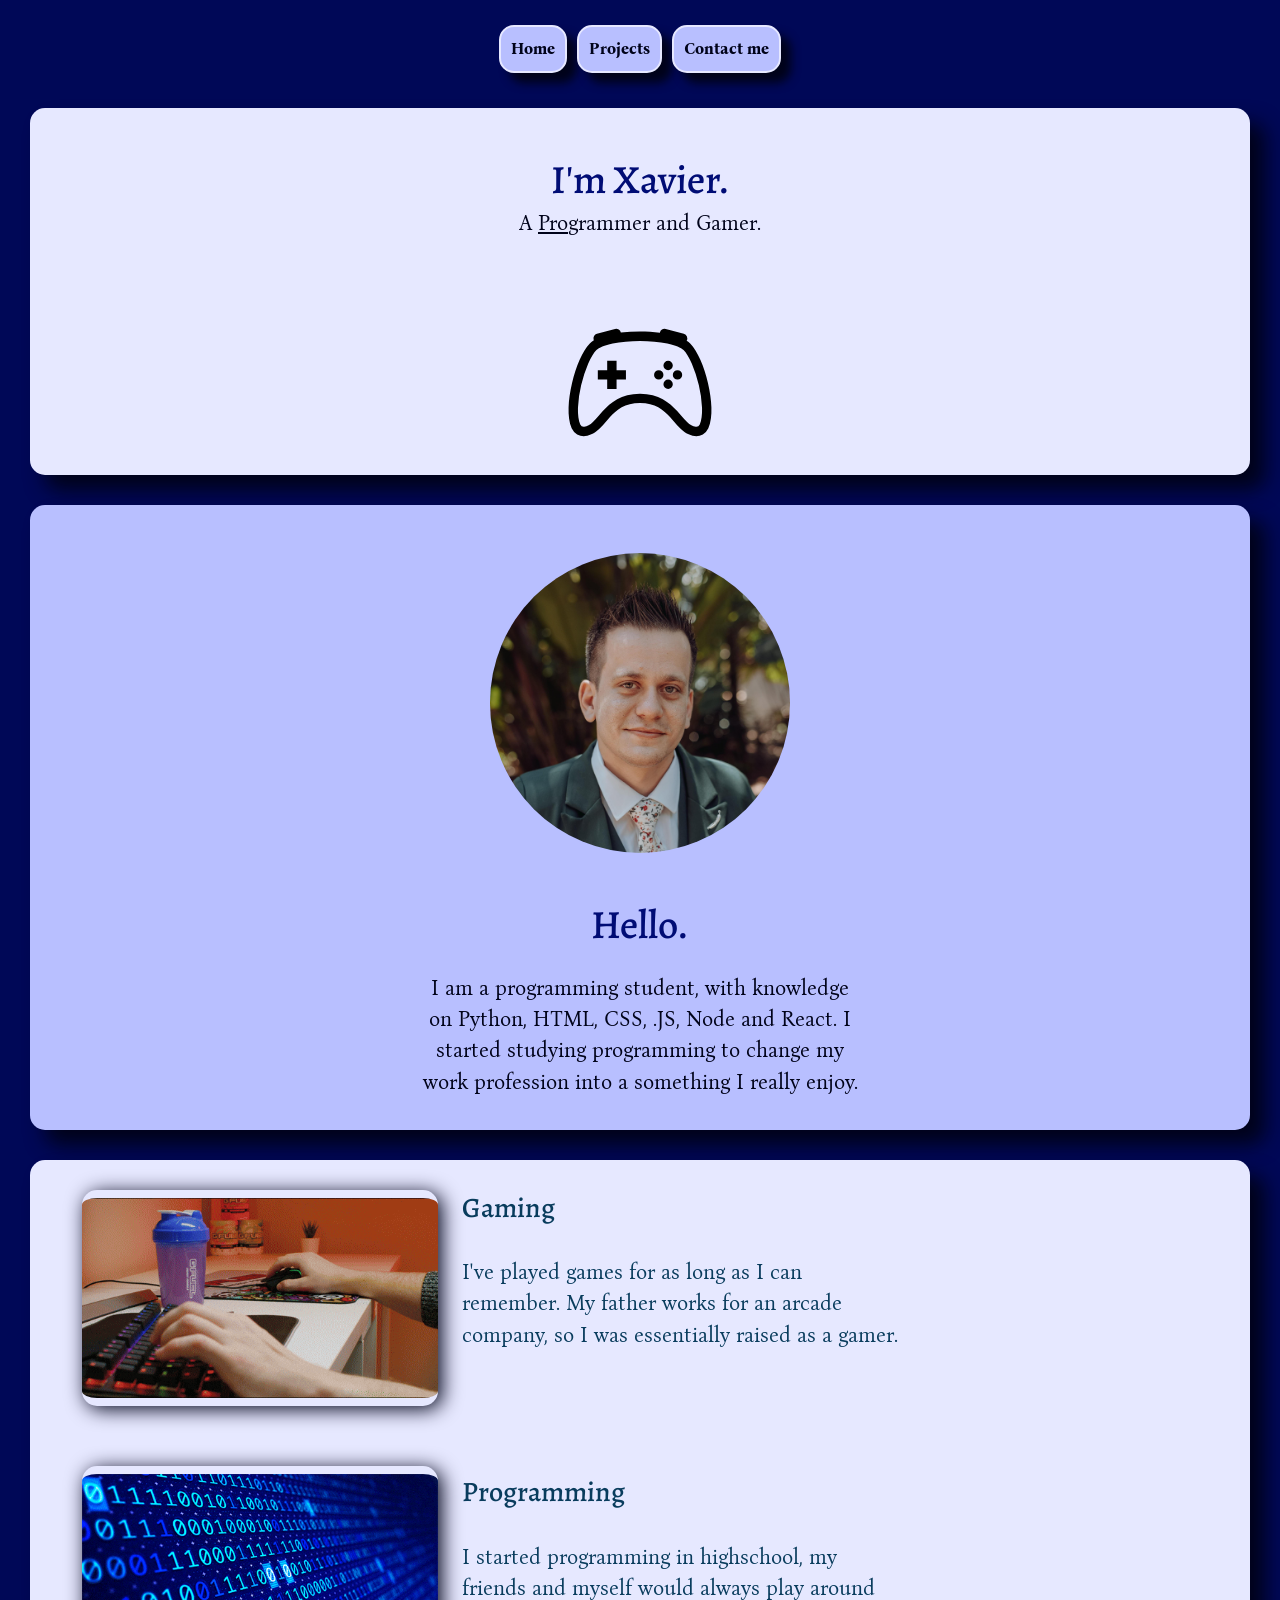
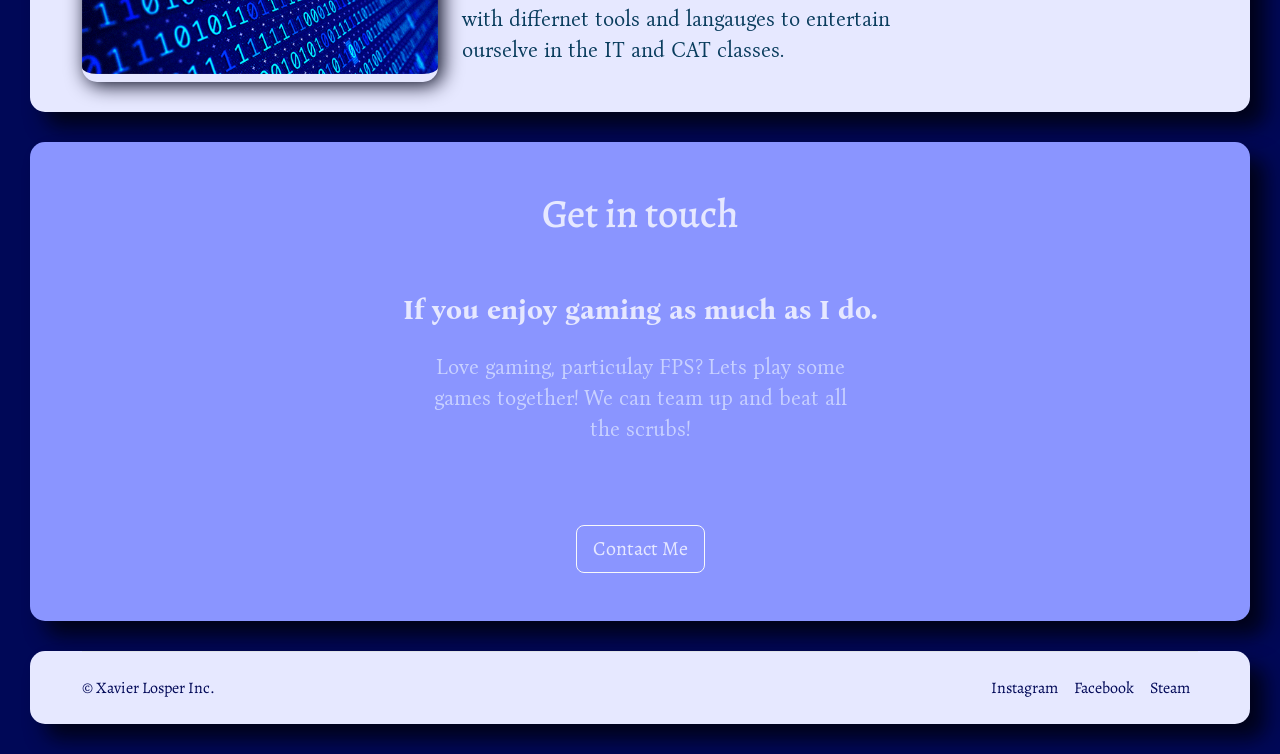
<file: index.html>
<!DOCTYPE html>
<html lang="en">
<head>
    <meta charset="UTF-8">
    <meta name="viewport" content="width=device-width, initial-scale=1.0">
    <title>Xavier Losper</title>
    <link rel="preconnect" href="https://fonts.googleapis.com">
    <link rel="preconnect" href="https://fonts.gstatic.com" crossorigin>
    <link href="https://fonts.googleapis.com/css2?family=Alegreya:ital,wght@0,400..900;1,400..900&display=swap" rel="stylesheet">
    <link rel="preconnect" href="https://fonts.googleapis.com">
    <link rel="preconnect" href="https://fonts.gstatic.com" crossorigin>
    <link href="https://fonts.googleapis.com/css2?family=Bona+Nova:ital,wght@0,400;0,700;1,400&display=swap" rel="stylesheet">
    <link href="https://cdn.jsdelivr.net/npm/bootstrap@5.3.8/dist/css/bootstrap.min.css" rel="stylesheet" integrity="sha384-sRIl4kxILFvY47J16cr9ZwB07vP4J8+LH7qKQnuqkuIAvNWLzeN8tE5YBujZqJLB" crossorigin="anonymous">
    <link rel="stylesheet" href="style.css">

</head>
<body class="alegreya">

    <section id="nav_bar" class="bona-nova-bold">

        <ul>
            <a href="./index.html">
                <li> 
                    Home
                </li>
            </a>

            <a href="./projects.html">
                <li> 
                    Projects
                </li>
            </a>
            
            <a href="https://wa.me/0818329687?text=Hey%20Xavier!%20I%20got%20your%20number%20off%20your%20website!">
                <li>
                    Contact me
                </li>
            </a>
        </ul>

    </section>


    <section id="hero">

        <div class="container">

            <div class="row text-center align-middle">

                <div class="col-12 py-5">
                    <h1> I'm Xavier. </h1>
                    <h2 class="bona-nova-regular"> A <u>Pro</u>grammer and Gamer.</h2>
                </div>

                <div class="col-12 py-3">
                    <img src="./Media/Icons/controller.svg" height="150">    
                </div>
            </div>
        </div>

    </section>

    <section id="about">
        
        <div class="container">

            <div class="row text-center">

                <div class="col-12 py-5">
                    <img src="./Media/Photos/me.png" class="rounded-circle" height="300">
                </div>

                <div class="col-12">
                    <h1> Hello. </h1>
                </div>

                <div class="col-12 py-3 text-center">
                    <p class="bona-nova-regular text-center">
                        I am a programming student, with knowledge   
                        on Python, HTML, CSS, .JS, Node and React.  
                        I started studying programming to change my   
                        work profession into a something I really enjoy.  
                    </p>
                </div>
                
            </div>
        </div>
        
    </section>

    <section id="skills">
        <div class="container">
            <div class="row">
                <!-- Set this to 4 or 6 units wide on medium screens -->
                <div class="col-lg-4 col-md-5 col-sm-12 text-start">
                    <img id="gif" src="./Media/Photos/Video Games Gamer GIF by G FUEL.gif" class="py-2 img-fluid">
                </div>
                
                <!-- Set this to the remaining units (e.g., 7 or 6) -->
                <div class="col-lg-8 col-md-7 col-sm-12 text-start py-2">
                    <h3 class="py-4">Gaming</h3>
                    <p style="color: #093C5D" class="bona-nova-regular">
                        I've played games for as long as I can remember. 
                        My father works for an arcade company, so I was essentially raised as a gamer.
                    </p>
                </div>
            </div>
            
            <div class="row">
                <!-- Set this to 4 or 6 units wide on medium screens -->
                <div class="col-lg-4 col-md-5 col-sm-12 text-start">
                    <img id="gif" src="./Media/Photos/High Tech Computer GIF by Matthew Butler.gif" class="py-2 img-fluid">
                </div>
                
                <!-- Set this to the remaining units (e.g., 7 or 6) -->
                <div class="col-lg-8 col-md-7 col-sm-12 text-start py-3">
                    <h3 class="py-4">Programming</h3>
                    <p style="color: #093C5D" class="bona-nova-regular">
                        I started programming in highschool, my friends and myself would always play
                        around with differnet tools and langauges to entertain ourselve in the IT and CAT
                        classes.
                    </p>
                </div>
            </div>
        </div>
    </section>

    <section id="get_in_touch">
        <div class="container text-center">
            <div class="row py-5">
                <div class="col-12">
                    <h1> Get in touch </h1>
                </div>
            </div> 
            
            <div class="row">
                <div class="col-12">
                    <h3 class="bona-nova-bold"> If you enjoy gaming as much as I do.</h3>
                </div>
            </div>

            <div class="row">
                <div class="col-12">
                    <p class="bona-nova-regular py-3" style="color: #e6eeffad">
                        Love gaming, particulay FPS? Lets play some games together!
                        We can team up and beat all the scrubs!
                    </p>
                </div>
            </div>
            <div class="row">
                <div class="col-12 py-5">
                    <a class="btn btn-lg btn-outline-light" href="https://wa.me/0818329687?text=Hey%20Xavier!%20I%20got%20your%20number%20off%20your%20website!">
                        Contact Me
                    </a>
                        
            </div>
            
        </div>
    </section>

    <section id="footer">

        <div class="container"> 
            <footer class="d-flex flex-wrap justify-content-between align-items-center py-3 my-4 border-top"> 
                <p class="col-md-4 mb-0">© Xavier Losper Inc.</p>
 
                <ul class="nav col-md-4 justify-content-end text-decoration-none"> 
                    <li class="nav-item">
                        <a href="https://www.instagram.com/xavierlosperphotography/" class="nav-link px-2">Instagram</a>
                    </li> 
                    <li class="nav-item">
                        <a href="https://www.facebook.com/XavierLosperPhotography" class="nav-link px-2">Facebook</a>
                    </li> 
                    <li class="nav-item">
                        <a href="https://steamcommunity.com/id/xavierlosper98/" class="nav-link px-2">Steam</a>
                    </li> 
                </ul> 
            </footer> 
        </div>

    </section>

    <script src="https://cdn.jsdelivr.net/npm/bootstrap@5.3.8/dist/js/bootstrap.bundle.min.js" integrity="sha384-FKyoEForCGlyvwx9Hj09JcYn3nv7wiPVlz7YYwJrWVcXK/BmnVDxM+D2scQbITxI" crossorigin="anonymous"></script>
</body>
</html>
</file>
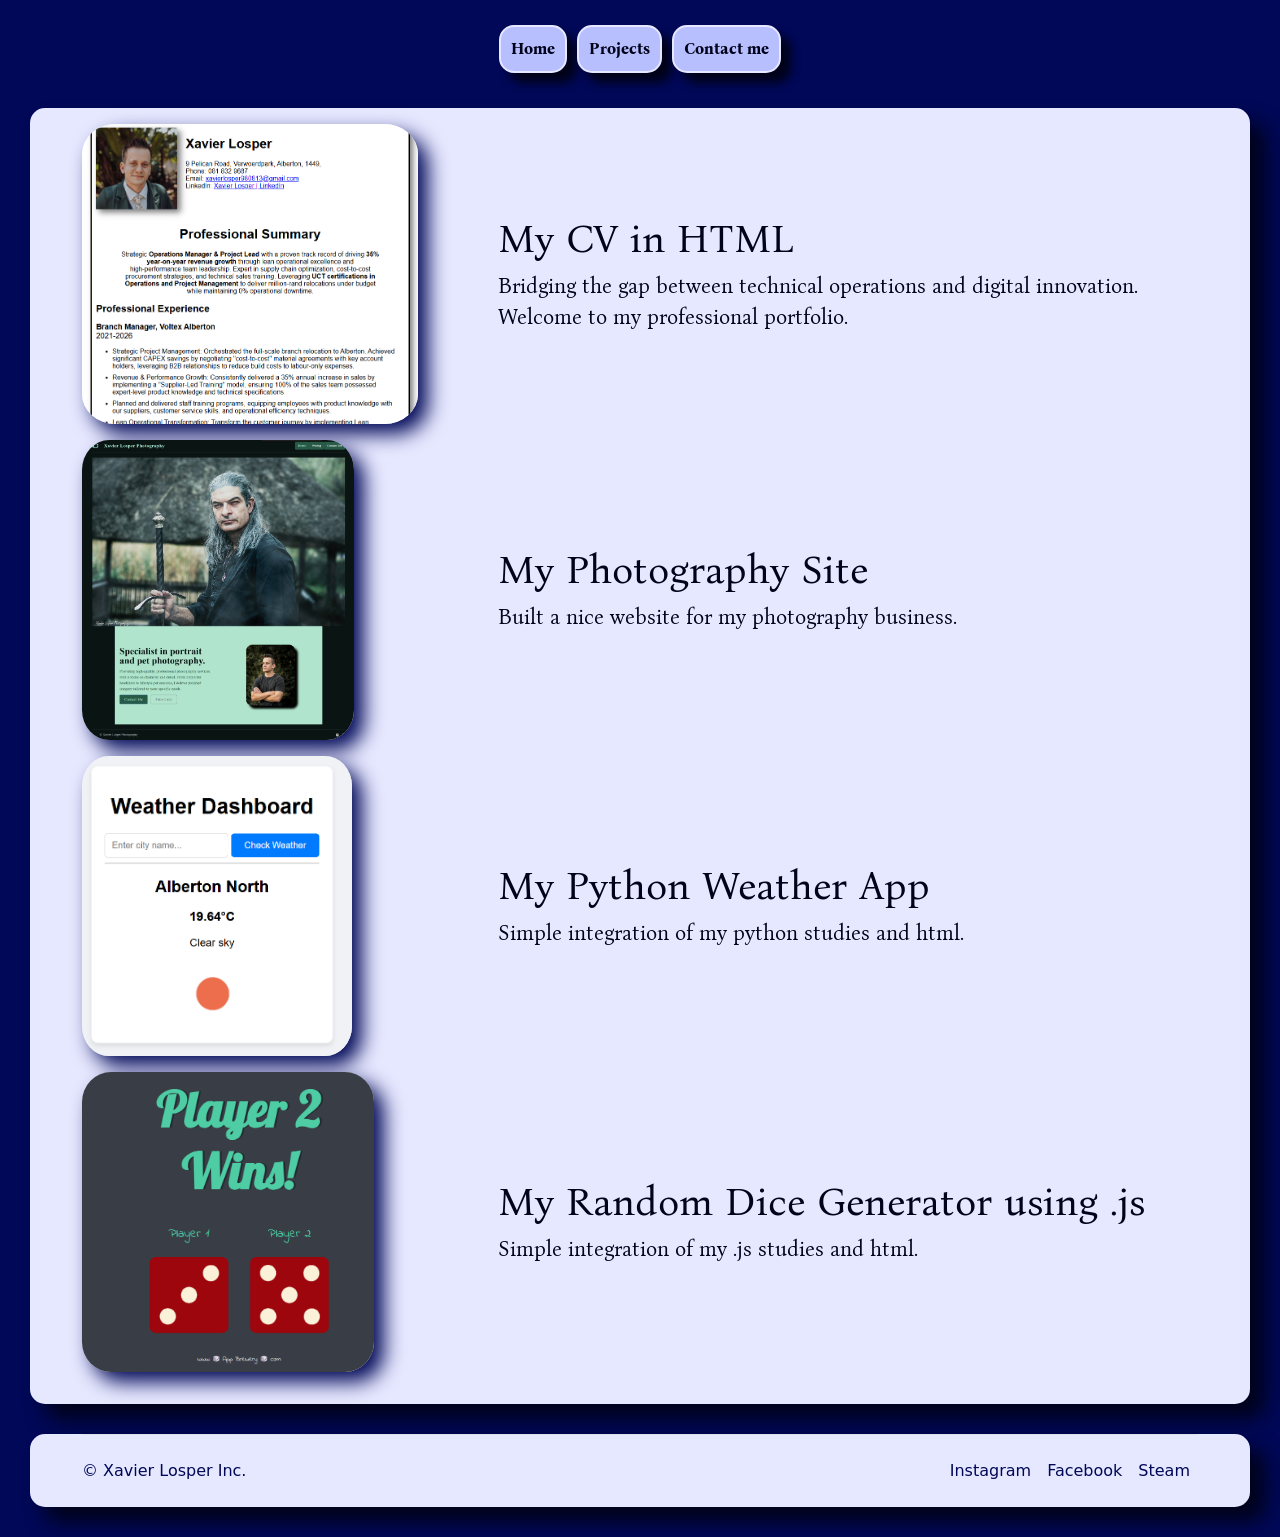
<file: projects.html>
<!DOCTYPE html>
<html lang="en">


<head>
    <meta charset="UTF-8">
    <meta name="viewport" content="width=device-width, initial-scale=1.0">
    <title>Xavier Losper</title>
    <link rel="preconnect" href="https://fonts.googleapis.com">
    <link rel="preconnect" href="https://fonts.gstatic.com" crossorigin>
    <link href="https://fonts.googleapis.com/css2?family=Alegreya:ital,wght@0,400..900;1,400..900&display=swap" rel="stylesheet">
    <link rel="preconnect" href="https://fonts.googleapis.com">
    <link rel="preconnect" href="https://fonts.gstatic.com" crossorigin>
    <link href="https://fonts.googleapis.com/css2?family=Bona+Nova:ital,wght@0,400;0,700;1,400&display=swap" rel="stylesheet">
    <link href="https://cdn.jsdelivr.net/npm/bootstrap@5.3.8/dist/css/bootstrap.min.css" rel="stylesheet" integrity="sha384-sRIl4kxILFvY47J16cr9ZwB07vP4J8+LH7qKQnuqkuIAvNWLzeN8tE5YBujZqJLB" crossorigin="anonymous">
    <link rel="stylesheet" href="style.css">

</head>



<body>



    <section id="nav_bar" class="bona-nova-bold">

        <ul>
            <a href="./index.html">
                <li> 
                    Home
                </li>
            </a>

            <a href="./projects.html">
                <li> 
                    Projects
                </li>
            </a>
            
            <a href="#footer">
                <li>
                    Contact me
                </li>
            </a>
        </ul>

    </section>

    <section id="project_links">

        <div class="container bona-nova-regular py-3">
            <div class="row align-items-center">
                <div class="col-lg-4 col-md-5 col-sm-12 text-start">
                    <a href="https://maximummanta.github.io/CV/" id="cv_site">
                    <img id="cv" src="./Media/Photos/image.png" height="300">
                    </a>                  
                </div>
                
                <div class="col text-start py-5 px-5">

                    <p class="bona-nova-regular">
                        <h1> My CV in HTML </h1>
                        Bridging the gap between technical operations and digital innovation. Welcome to my professional portfolio.
                    <p>
                    
                </div>
            </div>

            <div class="row align-items-center py-3">

                <div class="col-lg-4 col-md-5 col-sm-12 text-start">
                    <a href="https://maximummanta.github.io/Photography-Site/index.html" id="cv_site">
                    <img id="cv" src="./Media/Photos/Photography site.png" height="300">
                    </a>                  
                </div>

                <div class="col text-start px-5">

                    <p class="bona-nova-regular">
                        <h1> My Photography Site </h1>
                        Built a nice website for my photography business.
                    <p>

                </div>

            </div>

            <div class="row align-items-center">

                <div class="col-lg-4 col-md-5 col-sm-12 text-start">
                    <a href="https://pythonweatherapp-production.up.railway.app" id="cv_site">
                    <img id="cv" src="./Media/Photos/Python Weather.png" height="300">
                    </a>                  
                </div>

                <div class="col text-start px-5">

                    <p class="bona-nova-regular">
                        <h1> My Python Weather App </h1>
                        Simple integration of my python studies and html.
                    <p>

                </div>

            </div>

            <div class="row align-items-center py-3">

                <div class="col-lg-4 col-md-5 col-sm-12 text-start">
                    <a href="https://maximummanta.github.io/Dice-Game/" id="cv_site">
                    <img id="cv" src="./Media/Photos/diceGame.png" height="300">
                    </a>                  
                </div>

                <div class="col text-start px-5">

                    <p class="bona-nova-regular">
                        <h1> My Random Dice Generator using .js </h1>
                        Simple integration of my .js studies and html.
                    <p>

                </div>

            </div>

        </div>

    </section>







    <section id="footer">

        <div class="container"> 
            <footer class="d-flex flex-wrap justify-content-between align-items-center py-3 my-4 border-top"> 
                <p class="col-md-4 mb-0">© Xavier Losper Inc.</p>
 
                <ul class="nav col-md-4 justify-content-end text-decoration-none"> 
                    <li class="nav-item">
                        <a href="https://www.instagram.com/xavierlosperphotography/" class="nav-link px-2">Instagram</a>
                    </li> 
                    <li class="nav-item">
                        <a href="https://www.facebook.com/XavierLosperPhotography" class="nav-link px-2">Facebook</a>
                    </li> 
                    <li class="nav-item">
                        <a href="https://steamcommunity.com/id/xavierlosper98/" class="nav-link px-2">Steam</a>
                    </li> 
                </ul> 
            </footer> 
        </div>

    </section>
    
    <script src="https://cdn.jsdelivr.net/npm/bootstrap@5.3.8/dist/js/bootstrap.bundle.min.js" integrity="sha384-FKyoEForCGlyvwx9Hj09JcYn3nv7wiPVlz7YYwJrWVcXK/BmnVDxM+D2scQbITxI" crossorigin="anonymous"></script>
</body>
</html>
</file>
<file: style.css>
.alegreya {
  font-family: "Alegreya", serif;
  font-optical-sizing: auto;
  font-weight: 400;
  font-style: normal;
}

.bona-nova-regular {
  font-family: "Bona Nova", serif;
  font-weight: 400;
  font-size: 1.3rem;
  font-style: normal;
  color: #00031A;
}

.bona-nova-bold {
  font-family: "Bona Nova", serif;
  font-weight: 700;
  font-style: normal;
}

.bona-nova-regular-italic {
  font-family: "Bona Nova", serif;
  font-weight: 400;
  font-style: italic;
}

#hero{
    background-color: #E6E8FF;
    color: #000C75;
    height: max-content;
    border-radius: 15px;
    margin-top:30px;
    margin-bottom: 30px;
    box-shadow: 15px 15px 20px #00031A;
    z-index: 1;
    margin-left: 30px;
    margin-right: 30px;    
}

#about{
    background-color: #B8BFFF;
    color: #000C75;
    height: max-content;
    border-radius: 15px;
    margin-top:30px;
    margin-bottom: 30px;    
    z-index: 2;
    margin-left: 30px;
    margin-right: 30px;
    box-shadow: 15px 15px 20px #00031A;

}

#skills{
    background-color: #E6E8FF;
    color: #093C5D;
    border-radius: 15px;
    margin-top:30px;
    margin-bottom: 30px;
    z-index: 1;
    margin-left: 30px;
    margin-right: 30px;
    box-shadow: 15px 15px 20px #00031A;
}

#gif{
    width: 400px;
    border-radius: 15px;
    margin-top:30px;
    margin-bottom: 30px;
    z-index: 2;
    box-shadow: 4px 3px 20px #00031A;
    
}

#get_in_touch{
    background-color: #8A95FF;
    color: #e6e8ff !important;
    border-radius: 15px;
    margin-top:30px;
    margin-bottom: 30px;
    z-index: 20;
    z-index: 2;
    margin-left: 30px;
    margin-right: 30px; 
    align-items: center;   
    justify-content: center;
    justify-items: center;
    box-shadow: 15px 15px 20px #00031A;  
}

#footer{
    background-color: #E6E8FF;
    color:#6FD1D7;
    border-radius: 15px;
    margin-top:30px;
    margin-bottom: 30px;
    z-index: 1;
    margin-left: 30px;
    margin-right: 30px;
    box-shadow: 15px 15px 20px #00031A;    
}

/* Change the copyright text color */
#footer p {
    color: #000857; /* Or any color you prefer */
}

/* Change the link colors and remove the blue */
#footer .nav-link {
    color: #000857 !important; 
}

/* Optional: Add a hover effect so people know they are clickable */
#footer .nav-link:hover {
    color: #000857 !important;
}

body{    
    z-index: -1;    
    background-color: #000857;
    height: 100%;
    position: relative;
}


#nav_bar ul {
    display: flex;
    list-style-type: none;    
    padding: 0px;
    flex-direction: row;
    margin: 20px;
    justify-content: center;
    align-items: center;
}

#nav_bar ul li{
    padding: 10px;
    border: 2px solid #E6E8FF;
    background-color: #B8BFFF;
    border-radius: 15px;
    margin: 5px;
    color: #000857;
    box-shadow: 10px 10px 10px;
    color: #00031A;
}

#nav_bar ul li:hover{
    background-color: white;
}

a{
text-decoration: none;
}

a:link{color:inherit}
a:active{color:inherit}
a:visited{color:inherit}
a:hover{color:inherit}

#project_links{
    background-color: #E6E8FF;
    margin: 30px;
    border-radius: 15px;
    box-shadow: 15px 15px 20px;
    color: #00031A;
}

#cv{
    border-radius: 10%;
    box-shadow: 10px 10px 20px;
    color: #000857;
    max-width: 100%;
}

#about p {
    max-width: 40ch;
    margin-left: auto;  /* Pushes the box from the left */
    margin-right: auto; /* Pushes the box from the right */
    text-align: center; /* Ensures the text inside the box is centered */
}

#get_in_touch p{
    max-width: 40ch;
    margin-left: auto;  /* Pushes the box from the left */
    margin-right: auto; /* Pushes the box from the right */
    text-align: center; /* Ensures the text inside the box is centered */
}

p{
    max-width: 40ch;
}
</file>
